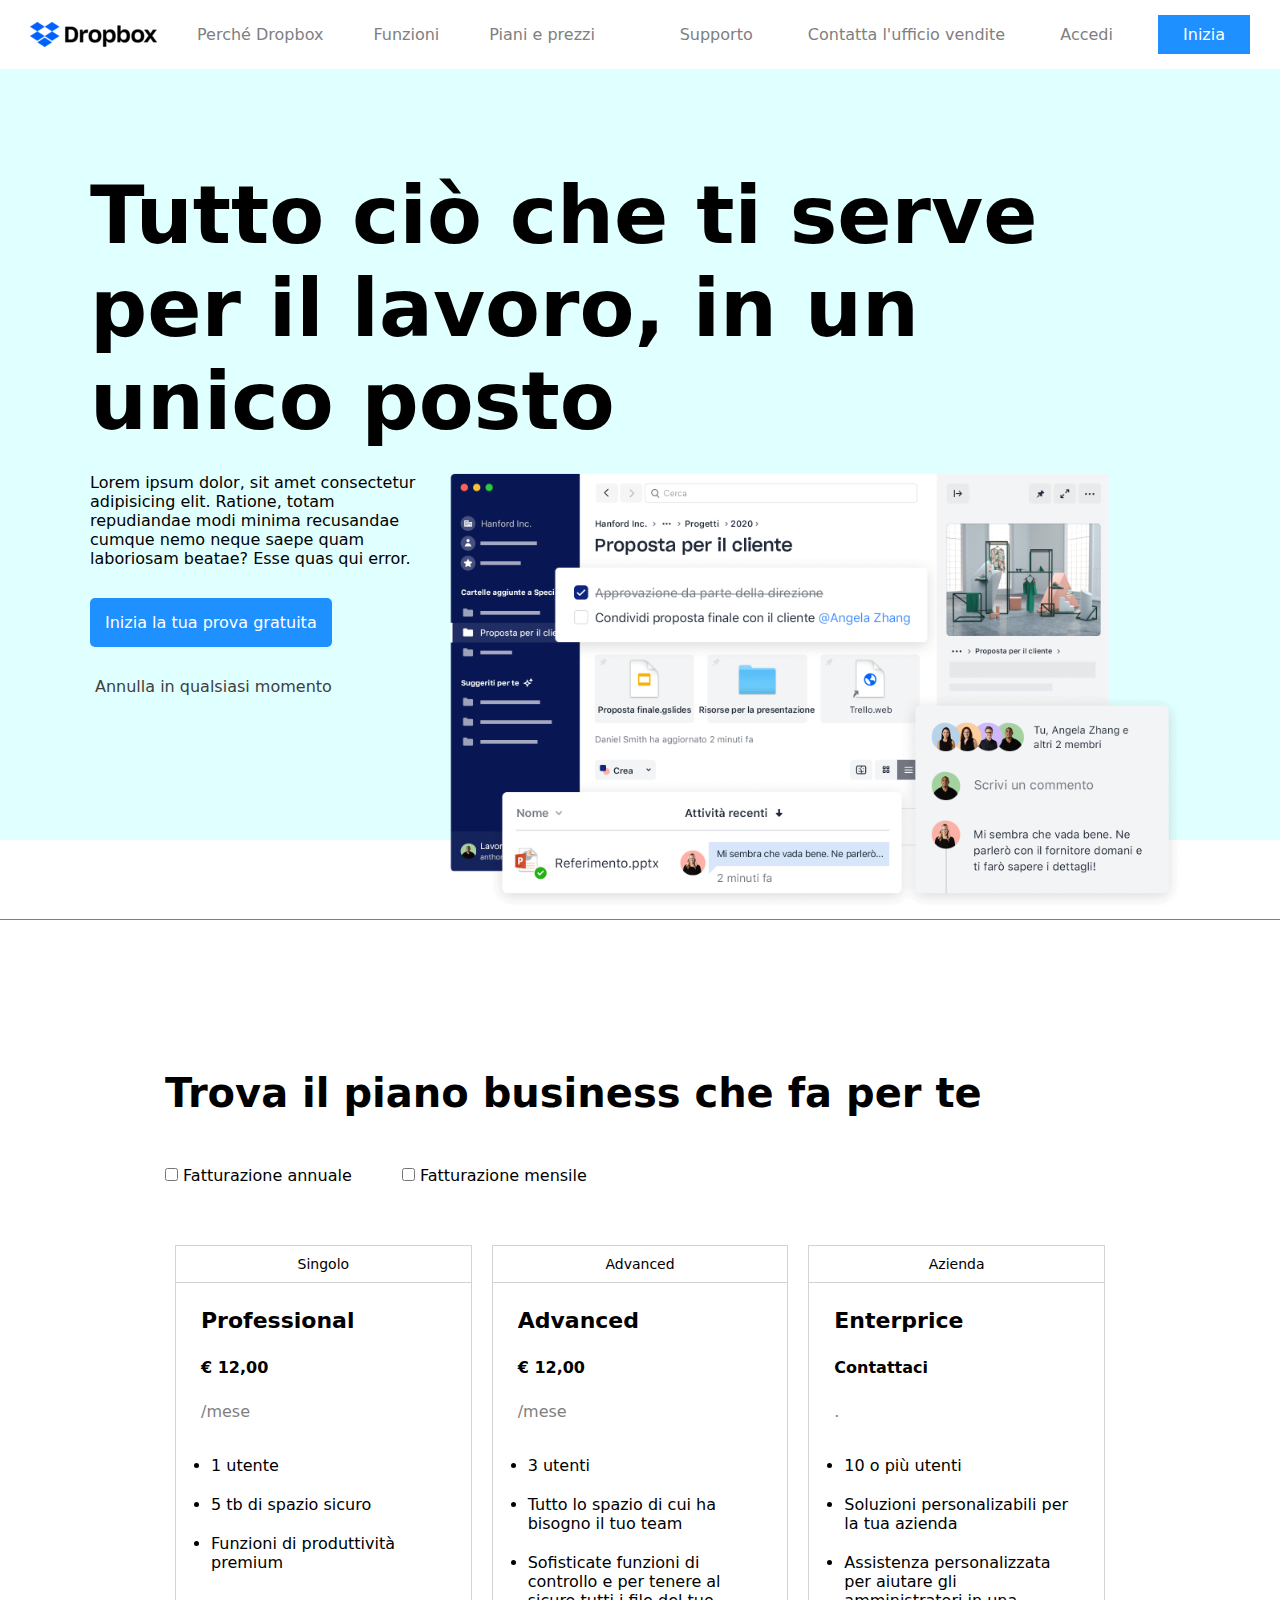
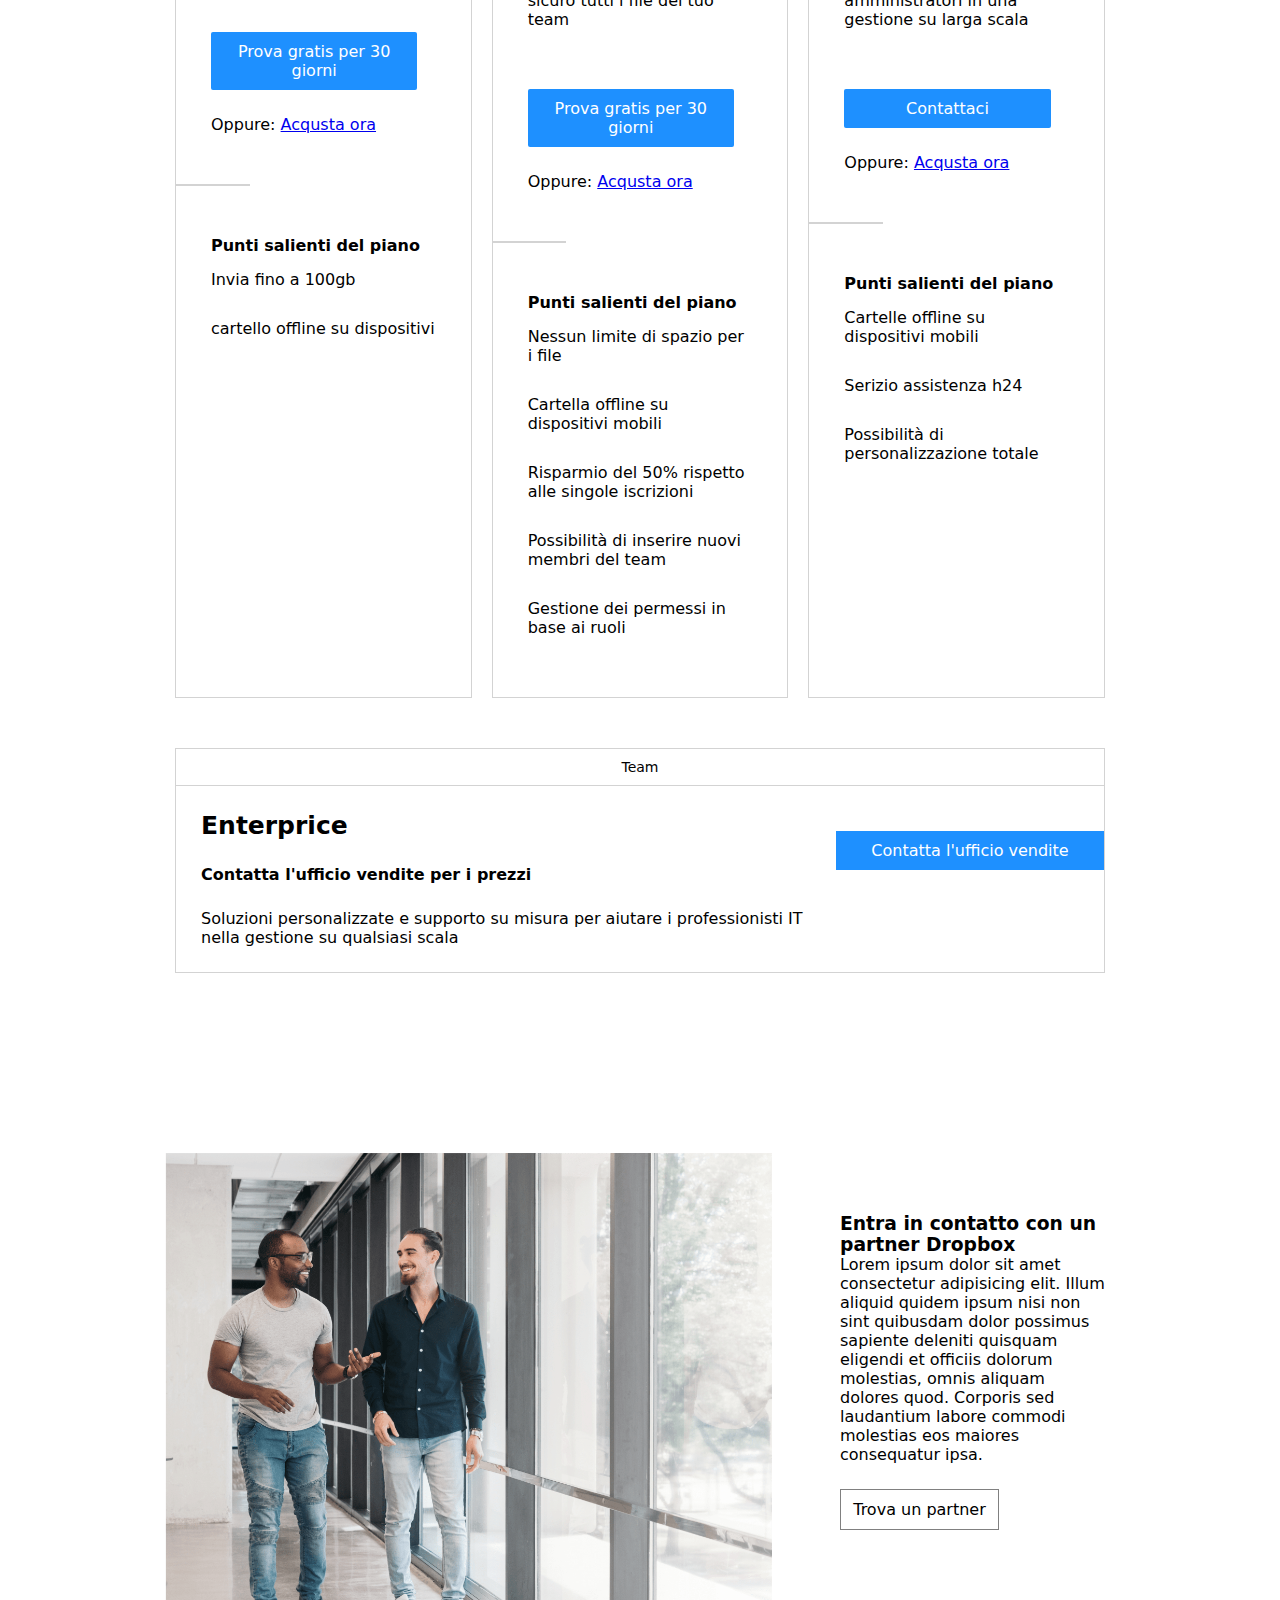
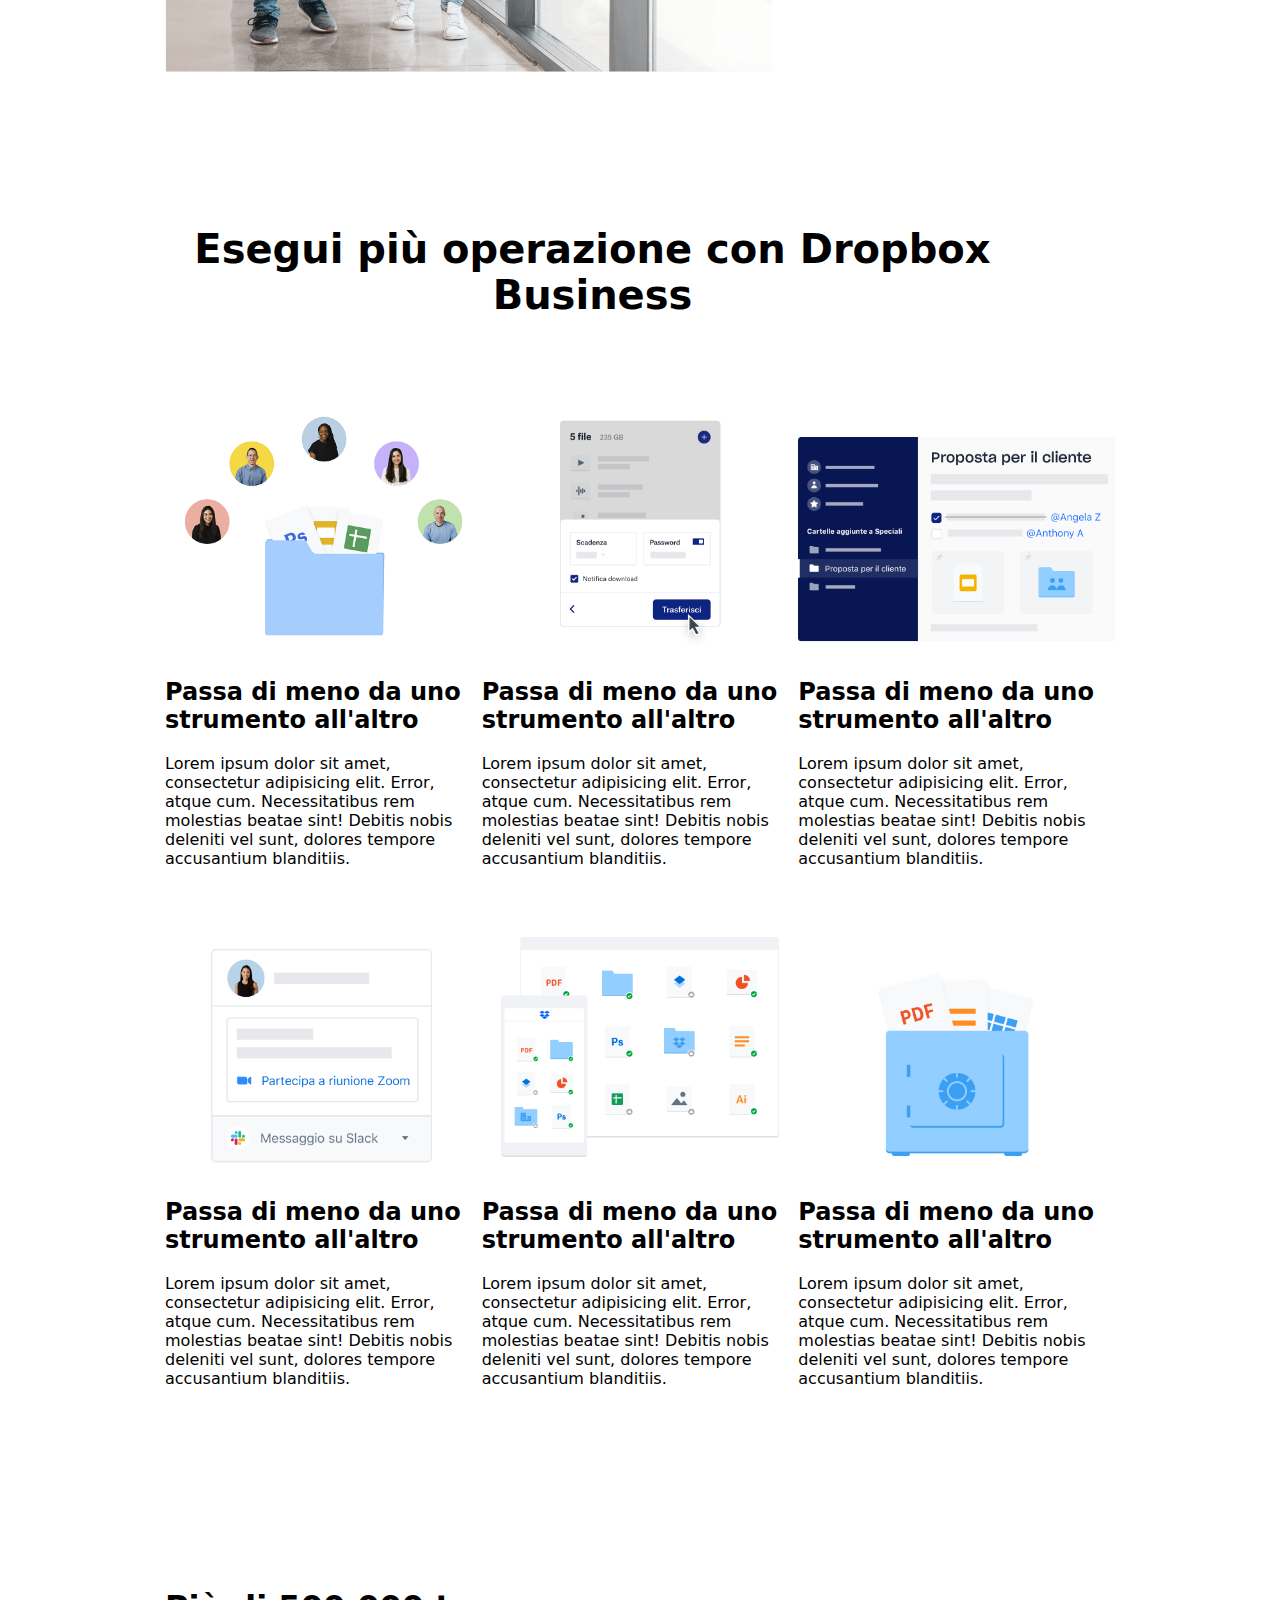
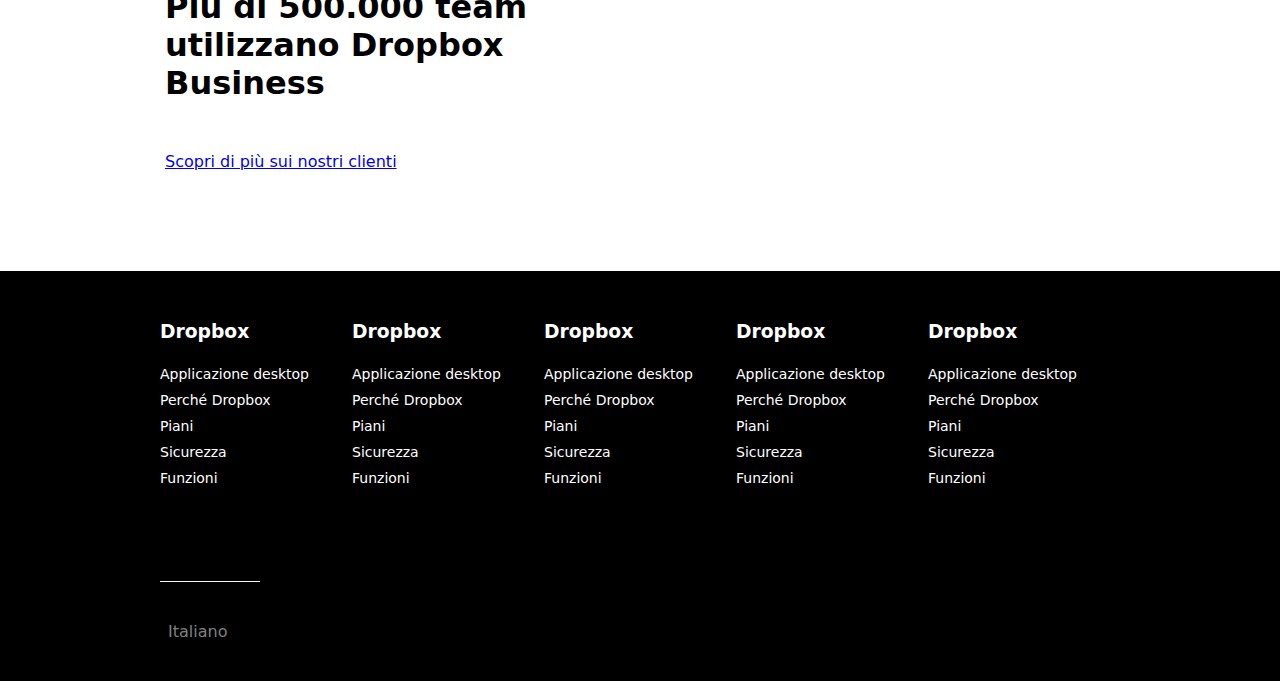
<file: indext.html>
<!DOCTYPE html>
<html lang="en">
<head>
    <meta charset="UTF-8">
    <meta name="viewport" content="width=device-width, initial-scale=1.0">
    <title>htmlcss-dropbox</title>

    <link rel="stylesheet" href="https://cdnjs.cloudflare.com/ajax/libs/font-awesome/6.6.0/css/all.min.css" integrity="sha512-Kc323vGBEqzTmouAECnVceyQqyqdsSiqLQISBL29aUW4U/M7pSPA/gEUZQqv1cwx4OnYxTxve5UMg5GT6L4JJg==" crossorigin="anonymous" referrerpolicy="no-referrer" />

    <link rel="stylesheet" href="css/style.css">


</head>
<body>
    
<header>

    <div class="topheader"> <!--Topheader completo -->
        <div class="lefttopheader">
            <img src="./img/logo-small.png" alt="logo">
            <a href="">Perché Dropbox</a>
            <a href="">Funzioni</a>
            <a href="">Piani e prezzi</a>
        </div>
        <div class="righttopheader">
            <a href="">Supporto</a>
            <a href="">Contatta l'ufficio vendite</a>
            <a href="">Accedi</a>
            <a href="">Inizia</a>
        </div>
    </div>

    <div class="bottomheader"> <!--bottomheader completo -->
        <div class="headercontainer">
            <h1>Tutto ciò che ti serve per il lavoro, in un unico posto</h1>
            <div class="bottombox">
                <div class="textbox">
                    <p>Lorem ipsum dolor, sit amet consectetur adipisicing elit. Ratione, totam repudiandae modi minima recusandae cumque nemo neque saepe quam laboriosam beatae? Esse quas qui error.</p>
                    <a href="btn1">Inizia la tua prova gratuita</a>
                    <a href="btn2">Annulla in qualsiasi momento</a>
                    <button><i class="fa-solid fa-arrow-down"></i></button>
                </div>
                <div class="imgbox">
                    <img src="./img/jumbo.png" alt="">
                </div>               
            </div>
        </div>
    </div>
    <div class="endingheader"></div>
</header>

<main>
    
    <div class="container">
        <div class="row checkbox">
            <h1>Trova il piano business che fa per te</h1>
            <div>
                <span><input type="checkbox"> Fatturazione annuale</span>
                <span><input type="checkbox"> Fatturazione mensile</span>
            </div>
        </div>



    <div class="row centralcol">
            <div class="sezionetop">
                <div class="col">
                    <div class="titoloheader">
                        <h3> Singolo </h3>
                    </div>
                    <div class="schedacentrale">
                        <h4> Professional </h4>
                        <p class="prezzo"> € 12,00</p>
                        <span>/mese</span>
                        <ul>
                            <li>1 utente </li>
                            <li>5 tb di spazio sicuro</li>
                            <li>Funzioni di produttività premium</li>
                        </ul>
                        <a class="provagratuita" href="Prova">Prova gratis per 30 giorni</a>
                        <p class="acquistaora">Oppure: <a href="Acquista ora">Acqusta ora</a></p>

                        
                    </div>
                    <div class="linea"></div>
                    <div class="schedafooter">
                        <ol> Punti salienti del piano
                            <li>Invia fino a 100gb</li>
                            <li>cartello offline su dispositivi</li>
                        </ol>
                    </div>

                </div>
                <div class="col">
                    <div class="titoloheader">
                        <h3> Advanced </h3>
                    </div>
                    <div class="schedacentrale">
                        <h4> Advanced </h4>
                        <p class="prezzo"> € 12,00</p>
                        <span>/mese</span>
                        <ul>
                            <li>3 utenti </li>
                            <li>Tutto lo spazio di cui ha bisogno il tuo team</li>
                            <li>Sofisticate funzioni di controllo e per tenere al sicuro tutti i file del tuo team</li>
                        </ul>
                        <a class="provagratuita" href="Prova">Prova gratis per 30 giorni</a>
                        <p class="acquistaora">Oppure: <a href="Acquista ora">Acqusta ora</a></p>

                        
                    </div>
                    <div class="linea"></div>
                    <div class="schedafooter">
                        <ol> Punti salienti del piano
                            <li>Nessun limite di spazio per i file</li>
                            <li>Cartella offline su dispositivi mobili</li>
                            <li>Risparmio del 50% rispetto alle singole iscrizioni</li>
                            <li>Possibilità di inserire nuovi membri del team</li>
                            <li>Gestione dei permessi in base ai ruoli</li>
                        </ol>
                    </div>

                </div>
                <div class="col">
                    <div class="titoloheader">
                        <h3> Azienda </h3>
                    </div>
                    <div class="schedacentrale">
                        <h4> Enterprice </h4>
                        <p class="prezzo"> Contattaci</p>
                        <span>.</span>
                        <ul>
                            <li>10 o più utenti </li>
                            <li>Soluzioni personalizabili per la tua azienda</li>
                            <li>Assistenza personalizzata per aiutare gli amministratori in una gestione su larga scala</li>
                        </ul>
                        <a class="provagratuita" href="Prova">Contattaci</a>
                        <p class="acquistaora">Oppure: <a href="Acquista ora">Acqusta ora</a></p>

                        
                    </div>
                    <div class="linea"></div>
                    <div class="schedafooter">
                        <ol> Punti salienti del piano
                            <li>Cartelle offline su dispositivi mobili</li>
                            <li>Serizio assistenza h24</li>
                            <li>Possibilità di personalizzazione totale</li>
                        </ol>
                    </div>

                </div>
    </div>

    <div class="sezionebottom">
        <div class="col">
            <div class="titoloheader">
                <h3> Team </h3>
            </div>
            <div class="schedagrande">
            <div class="schedacentrale">
                <h4> Enterprice </h4>
                <p> Contatta l'ufficio vendite per i prezzi</p>
                <p> Soluzioni personalizzate e supporto su misura per aiutare i professionisti IT nella gestione su qualsiasi scala </p>           
            </div>
            <div class="contattaufficiovendite">
                <a href="">Contatta l'ufficio vendite</a>
            </div>
        </div>


        </div>

    </div>

</div>
</div>



    <div class="container textimg"> <!--Sezione img e txt COMPLETA-->
        <div class="mainimg"><img src="./img/partner.png" alt="img"></div>
        <div class="maintext">
            <h3>Entra in contatto con un partner Dropbox</h3>
            <p>Lorem ipsum dolor sit amet consectetur adipisicing elit. Illum aliquid quidem ipsum nisi non sint quibusdam dolor possimus sapiente deleniti quisquam eligendi et officiis dolorum molestias, omnis aliquam dolores quod. Corporis sed laudantium labore commodi molestias eos maiores consequatur ipsa.</p>
            <a href="">Trova un partner</a>

        </div>
    </div>

    <div class="container dropboxoperation"> <!--Sezione sei box con img COMPLETA-->
        <h1>Esegui più operazione con Dropbox Business</h1>
        <div class="row">
            <div class="col">
                <img src="./img/img1.png" alt="img">
                <h2>Passa di meno da uno strumento all'altro</h2>
                <p>Lorem ipsum dolor sit amet, consectetur adipisicing elit. Error, atque cum. Necessitatibus rem molestias beatae sint! Debitis nobis deleniti vel sunt, dolores tempore accusantium blanditiis.</p>
            </div>
            <div class="col">
                <img src="./img/img2.png" alt="img">
                <h2>Passa di meno da uno strumento all'altro</h2>
                <p>Lorem ipsum dolor sit amet, consectetur adipisicing elit. Error, atque cum. Necessitatibus rem molestias beatae sint! Debitis nobis deleniti vel sunt, dolores tempore accusantium blanditiis.</p>
            </div>
            <div class="col">
                <img src="./img/img3.png" alt="img">
                <h2>Passa di meno da uno strumento all'altro</h2>
                <p>Lorem ipsum dolor sit amet, consectetur adipisicing elit. Error, atque cum. Necessitatibus rem molestias beatae sint! Debitis nobis deleniti vel sunt, dolores tempore accusantium blanditiis.</p>
            </div>
        </div>
        <div class="row">
            <div class="col">
                <img src="./img/img4.png" alt="img">
                <h2>Passa di meno da uno strumento all'altro</h2>
                <p>Lorem ipsum dolor sit amet, consectetur adipisicing elit. Error, atque cum. Necessitatibus rem molestias beatae sint! Debitis nobis deleniti vel sunt, dolores tempore accusantium blanditiis.</p>
            </div>
            <div class="col">
                <img src="./img/img5.png" alt="img">
                <h2>Passa di meno da uno strumento all'altro</h2>
                <p>Lorem ipsum dolor sit amet, consectetur adipisicing elit. Error, atque cum. Necessitatibus rem molestias beatae sint! Debitis nobis deleniti vel sunt, dolores tempore accusantium blanditiis.</p>
            </div>
            <div class="col">
                <img src="./img/img6.png" alt="img">
                <h2>Passa di meno da uno strumento all'altro</h2>
                <p>Lorem ipsum dolor sit amet, consectetur adipisicing elit. Error, atque cum. Necessitatibus rem molestias beatae sint! Debitis nobis deleniti vel sunt, dolores tempore accusantium blanditiis.</p>
            </div>
        </div>
    </div>

    <div class="mainfootercontainer"> <!--Sezione finale del main COMPELTA-->
        <div class="row mainfooter">
        <h1>Più di 500.000 team utilizzano Dropbox Business</h1>
        <a href="wasd">Scopri di più sui nostri clienti</a>
        </div>
    </div>
</main>


<footer>
    <div class="footercontainer"> <!--Sezione footer COMPLETA-->
        <div class="footerrow">
            <div class="footercol">
                <h3>Dropbox</h3>
                <br>
                <ul>
                    <li>Applicazione desktop</li>
                    <li>Perché Dropbox</li>
                    <li>Piani</li>
                    <li>Sicurezza</li>
                    <li>Funzioni</li>
                </ul>
            </div>
            <div class="footercol">
                <h3>Dropbox</h3>
                <br>
                <ul>
                    <li>Applicazione desktop</li>
                    <li>Perché Dropbox</li>
                    <li>Piani</li>
                    <li>Sicurezza</li>
                    <li>Funzioni</li>
                </ul>
            </div>
            <div class="footercol">
                <h3>Dropbox</h3>
                <br>
                <ul>
                    <li>Applicazione desktop</li>
                    <li>Perché Dropbox</li>
                    <li>Piani</li>
                    <li>Sicurezza</li>
                    <li>Funzioni</li>
                </ul>
            </div>
            <div class="footercol">
                <h3>Dropbox</h3>
                <br>
                <ul>
                    <li>Applicazione desktop</li>
                    <li>Perché Dropbox</li>
                    <li>Piani</li>
                    <li>Sicurezza</li>
                    <li>Funzioni</li>
                </ul>
            </div>
            <div class="footercol">
                <h3>Dropbox</h3>
                <br>
                <ul>
                    <li>Applicazione desktop</li>
                    <li>Perché Dropbox</li>
                    <li>Piani</li>
                    <li>Sicurezza</li>
                    <li>Funzioni</li>
                </ul>
            </div>
        </div>

        <div class="lingua"> <i class="fa-sharp-duotone fa-solid fa-earth-americas"></i> Italiano <i class="fa-duotone fa-solid fa-caret-up"></i> </div>
    </div>
</footer>
</body>
</html>
</file>
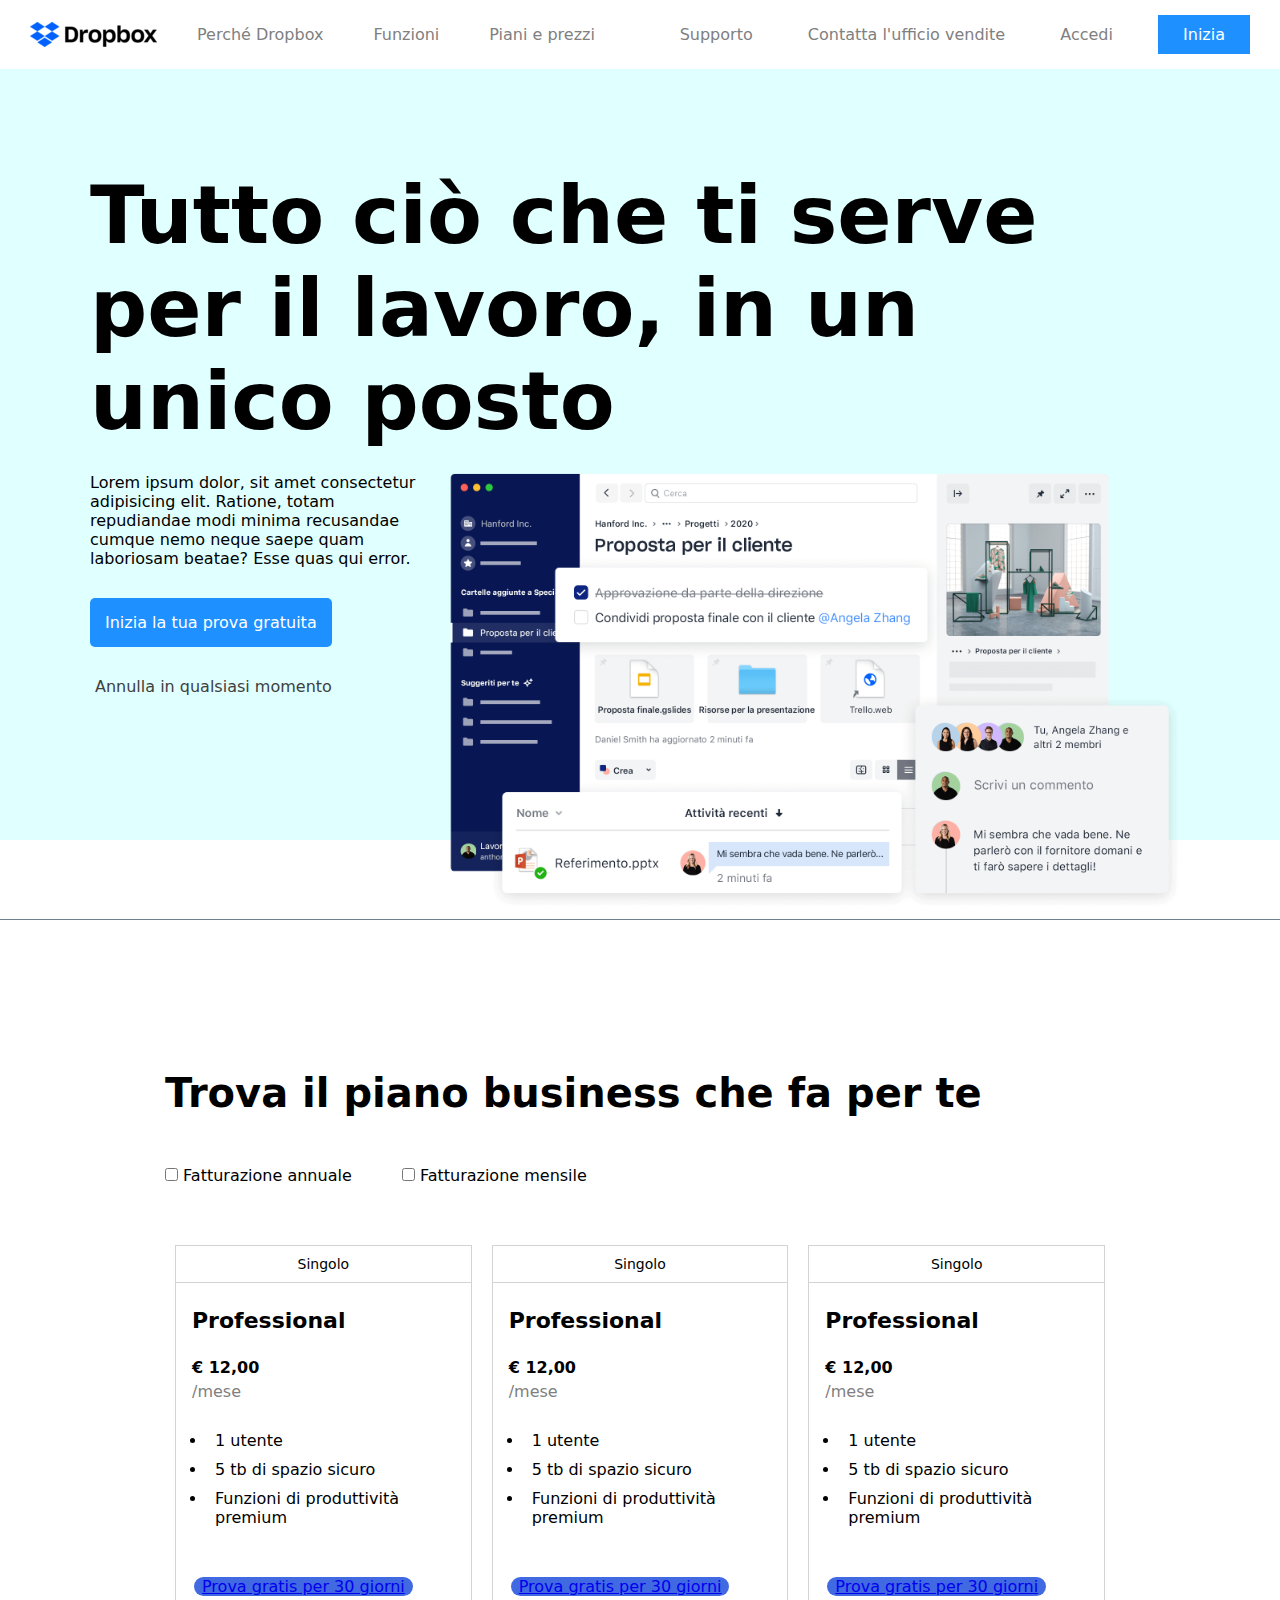
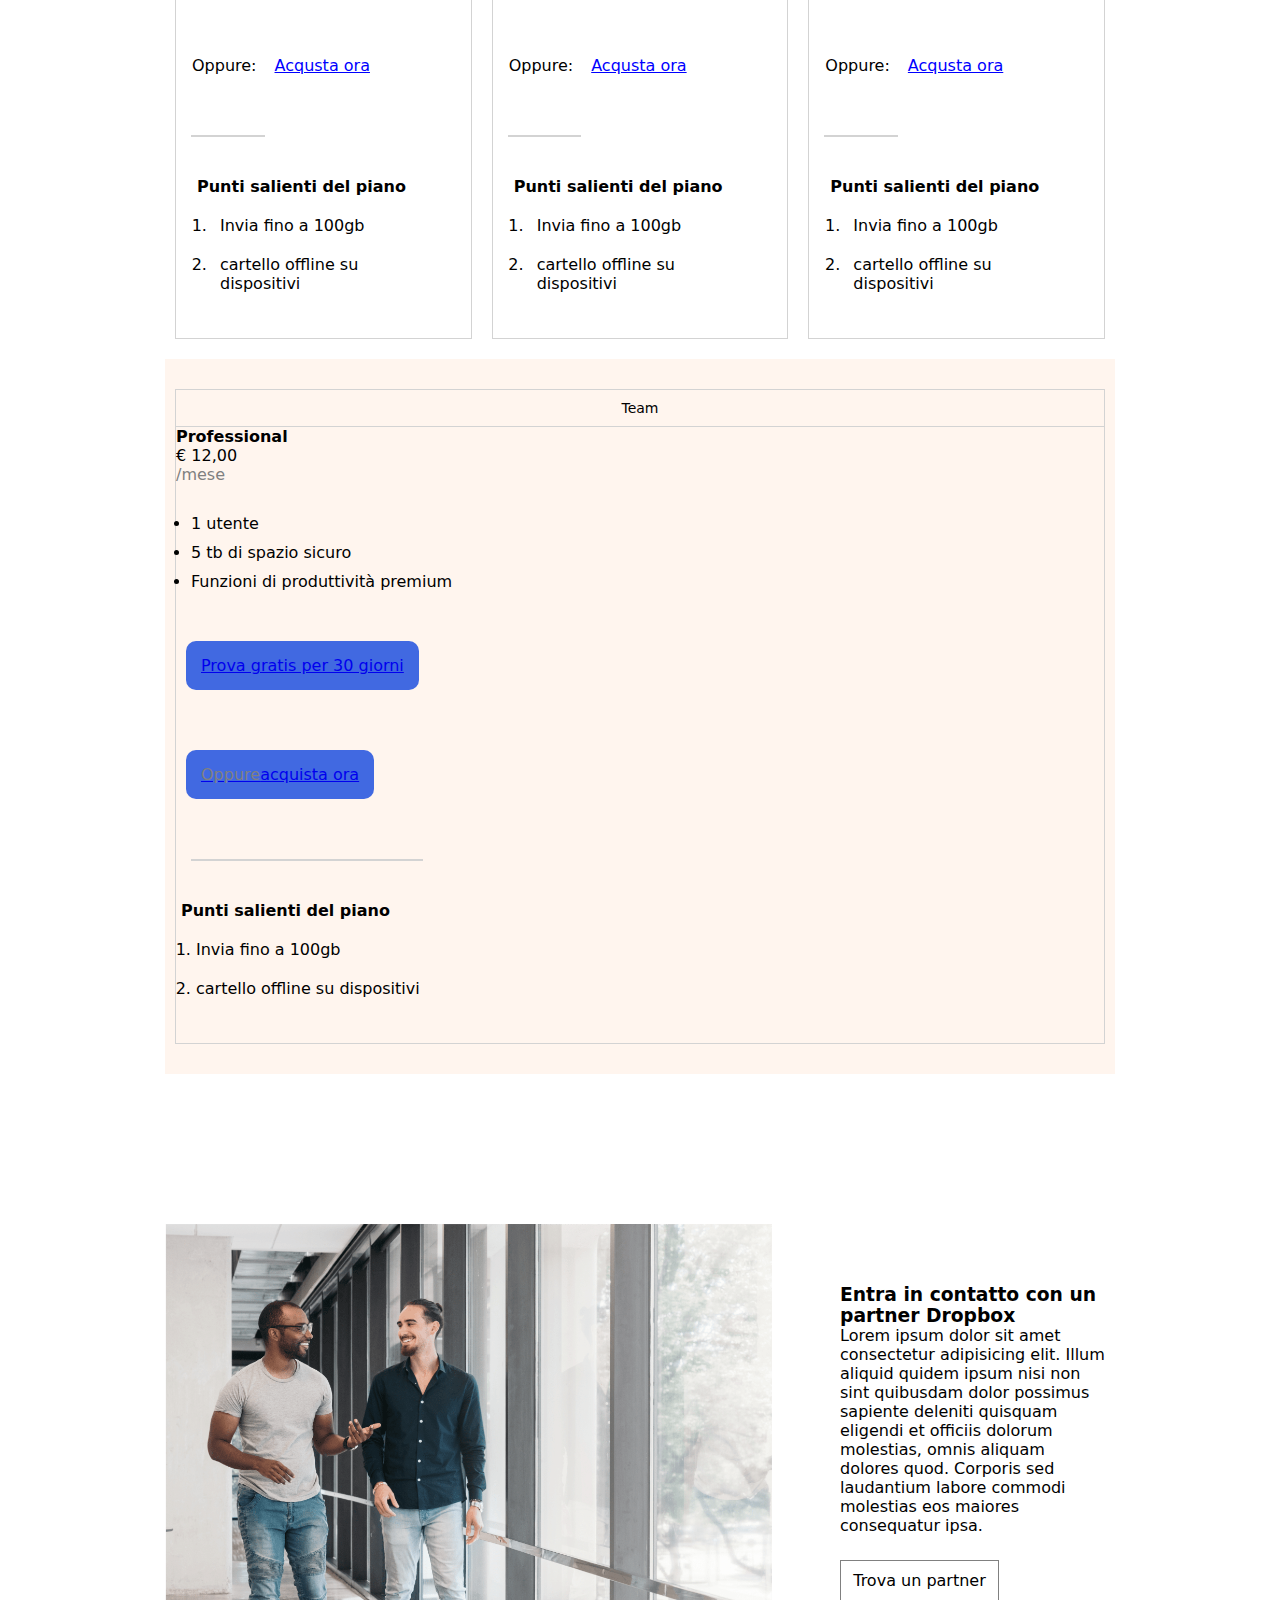
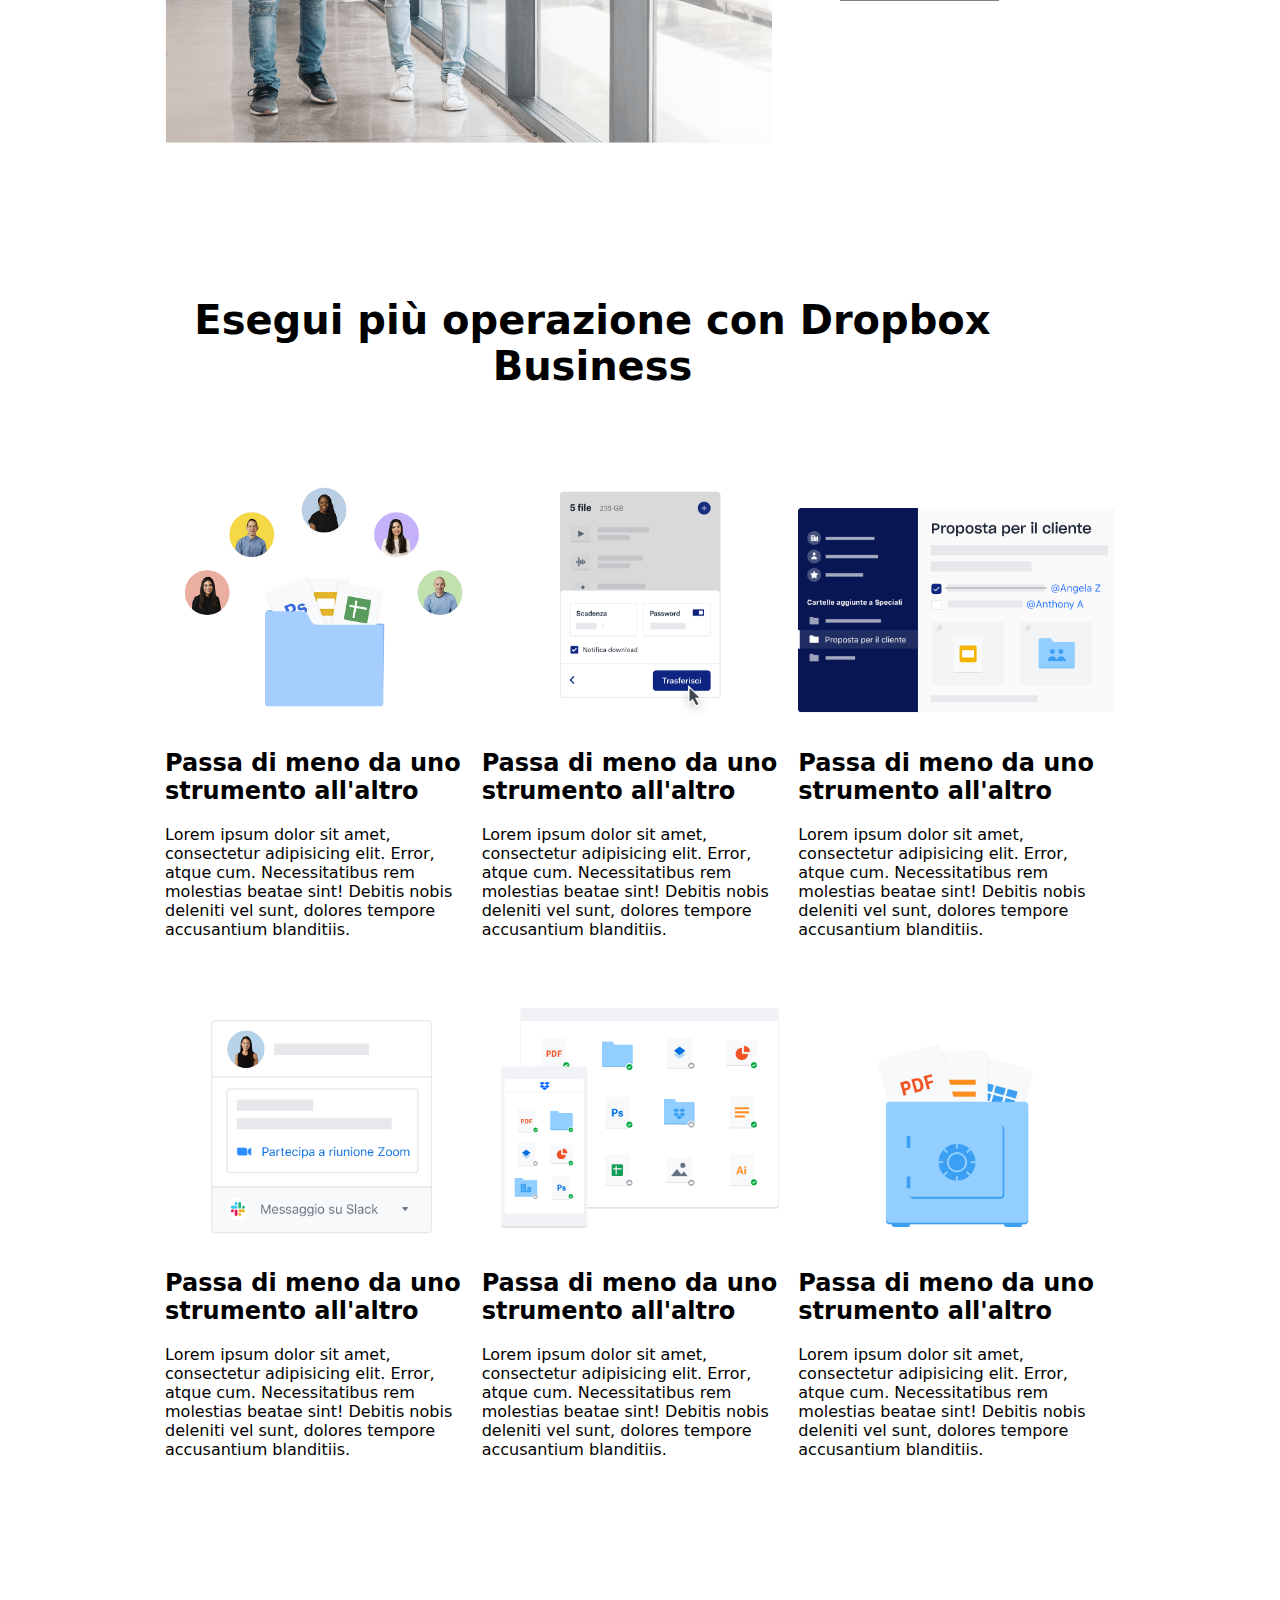
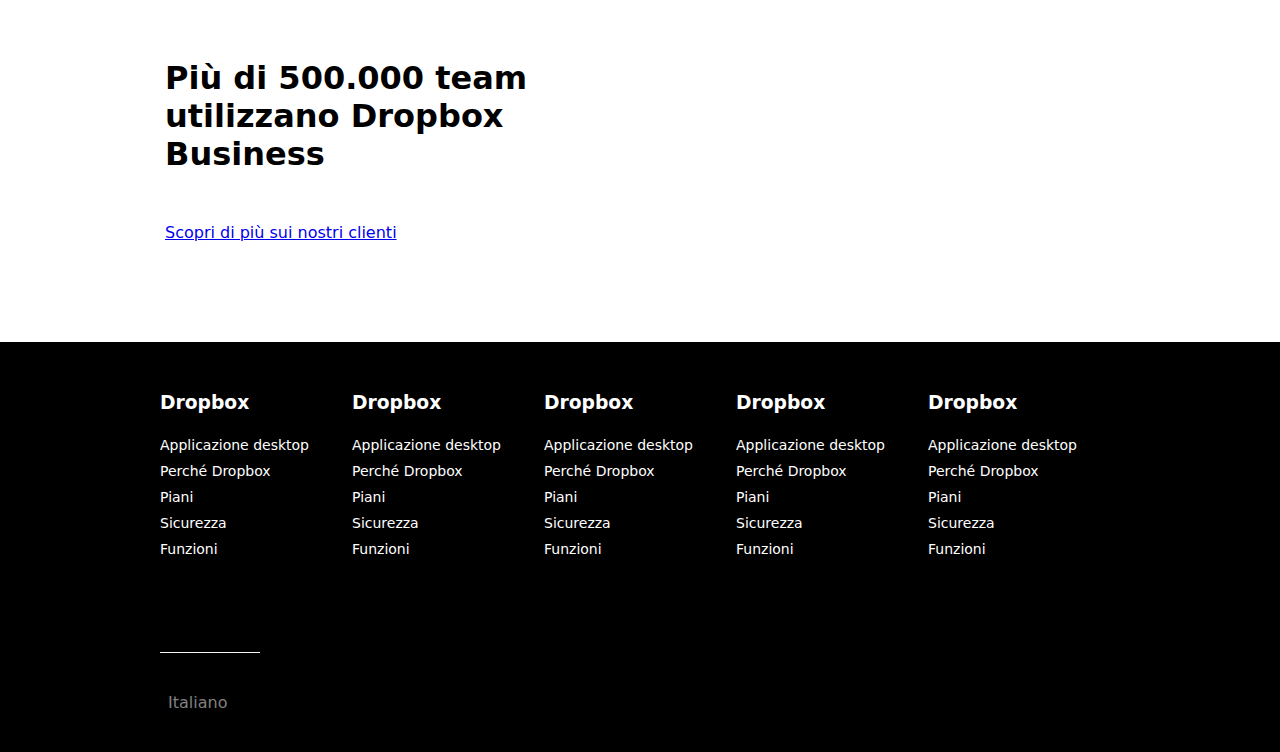
<file: indext2.html>
<!DOCTYPE html>
<html lang="en">
<head>
    <meta charset="UTF-8">
    <meta name="viewport" content="width=device-width, initial-scale=1.0">
    <title>htmlcss-dropbox</title>

    <link rel="stylesheet" href="https://cdnjs.cloudflare.com/ajax/libs/font-awesome/6.6.0/css/all.min.css" integrity="sha512-Kc323vGBEqzTmouAECnVceyQqyqdsSiqLQISBL29aUW4U/M7pSPA/gEUZQqv1cwx4OnYxTxve5UMg5GT6L4JJg==" crossorigin="anonymous" referrerpolicy="no-referrer" />

    <link rel="stylesheet" href="css/style2.css">


</head>
<body>
    
<header>

    <div class="topheader"> <!--Topheader completo -->
        <div class="lefttopheader">
            <img src="./img/logo-small.png" alt="logo">
            <a href="">Perché Dropbox</a>
            <a href="">Funzioni</a>
            <a href="">Piani e prezzi</a>
        </div>
        <div class="righttopheader">
            <a href="">Supporto</a>
            <a href="">Contatta l'ufficio vendite</a>
            <a href="">Accedi</a>
            <a href="">Inizia</a>
        </div>
    </div>

    <div class="bottomheader"> <!--bottomheader completo -->
        <div class="headercontainer">
            <h1>Tutto ciò che ti serve per il lavoro, in un unico posto</h1>
            <div class="bottombox">
                <div class="textbox">
                    <p>Lorem ipsum dolor, sit amet consectetur adipisicing elit. Ratione, totam repudiandae modi minima recusandae cumque nemo neque saepe quam laboriosam beatae? Esse quas qui error.</p>
                    <a href="btn1">Inizia la tua prova gratuita</a>
                    <a href="btn2">Annulla in qualsiasi momento</a>
                    <button><i class="fa-solid fa-arrow-down"></i></button>
                </div>
                <div class="imgbox">
                    <img src="./img/jumbo.png" alt="">
                </div>               
            </div>
        </div>
    </div>
    <div class="endingheader"></div>
</header>

<main>
    
    <div class="container">
        <div class="row checkbox">
            <h1>Trova il piano business che fa per te</h1>
            <div>
                <span><input type="checkbox"> Fatturazione annuale</span>
                <span><input type="checkbox"> Fatturazione mensile</span>
            </div>
        </div>



    <div class="row centralcol">
            <div class="sezionetop">
                <div class="col">
                    <div class="titoloheader">
                        <h3> Singolo </h3>
                    </div>
                    <div class="schedacentrale">
                        <h4> Professional </h4>
                        <p class="prezzo"> € 12,00</p>
                        <span>/mese</span>
                        <ul>
                            <li>1 utente </li>
                            <li>5 tb di spazio sicuro</li>
                            <li>Funzioni di produttività premium</li>
                        </ul>
                        <a href="Prova">Prova gratis per 30 giorni</a>
                        <br>
                        <p>Oppure:<a href="Acquista ora">Acqusta ora</a></p>

                        
                    </div>
                    <div class="linea"></div>
                    <div class="schedafooter">
                        <ol> Punti salienti del piano
                            <li>Invia fino a 100gb</li>
                            <li>cartello offline su dispositivi</li>
                        </ol>
                    </div>

                </div>
                <div class="col">
                    <div class="titoloheader">
                        <h3> Singolo </h3>
                    </div>
                    <div class="schedacentrale">
                        <h4> Professional </h4>
                        <p class="prezzo"> € 12,00</p>
                        <span>/mese</span>
                        <ul>
                            <li>1 utente </li>
                            <li>5 tb di spazio sicuro</li>
                            <li>Funzioni di produttività premium</li>
                        </ul>
                        <a href="Prova">Prova gratis per 30 giorni</a>
                        <br>
                        <p>Oppure:<a href="Acquista ora">Acqusta ora</a></p>

                        
                    </div>
                    <div class="linea"></div>
                    <div class="schedafooter">
                        <ol> Punti salienti del piano
                            <li>Invia fino a 100gb</li>
                            <li>cartello offline su dispositivi</li>
                        </ol>
                    </div>

                </div>
                <div class="col">
                    <div class="titoloheader">
                        <h3> Singolo </h3>
                    </div>
                    <div class="schedacentrale">
                        <h4> Professional </h4>
                        <p class="prezzo"> € 12,00</p>
                        <span>/mese</span>
                        <ul>
                            <li>1 utente </li>
                            <li>5 tb di spazio sicuro</li>
                            <li>Funzioni di produttività premium</li>
                        </ul>
                        <a href="Prova">Prova gratis per 30 giorni</a>
                        <br>
                        <p>Oppure:<a href="Acquista ora">Acqusta ora</a></p>

                        
                    </div>
                    <div class="linea"></div>
                    <div class="schedafooter">
                        <ol> Punti salienti del piano
                            <li>Invia fino a 100gb</li>
                            <li>cartello offline su dispositivi</li>
                        </ol>
                    </div>

                </div>
    </div>

    <div class="sezionebottom">
        <div class="col">
            <div class="titoloheader">
                <h3> Team </h3>
            </div>
            <div class="schedacentrale">
                <h4> Professional </h4>
                <p> € 12,00</p>
                <span>/mese</span>
                <ul>
                    <li>1 utente </li>
                    <li>5 tb di spazio sicuro</li>
                    <li>Funzioni di produttività premium</li>
                </ul>
                <a href="Prova">Prova gratis per 30 giorni</a>
                <br>
                <a href="oppure"><span>Oppure</span>acquista ora</a>

                
            </div>
            <div class="linea"></div>
            <div class="schedafooter">
                <ol> Punti salienti del piano
                    <li>Invia fino a 100gb</li>
                    <li>cartello offline su dispositivi</li>
                </ol>
            </div>

        </div>

    </div>

</div>
</div>



    <div class="container textimg"> <!--Sezione img e txt COMPLETA-->
        <div class="mainimg"><img src="./img/partner.png" alt="img"></div>
        <div class="maintext">
            <h3>Entra in contatto con un partner Dropbox</h3>
            <p>Lorem ipsum dolor sit amet consectetur adipisicing elit. Illum aliquid quidem ipsum nisi non sint quibusdam dolor possimus sapiente deleniti quisquam eligendi et officiis dolorum molestias, omnis aliquam dolores quod. Corporis sed laudantium labore commodi molestias eos maiores consequatur ipsa.</p>
            <a href="">Trova un partner</a>

        </div>
    </div>

    <div class="container dropboxoperation"> <!--Sezione sei box con img COMPLETA-->
        <h1>Esegui più operazione con Dropbox Business</h1>
        <div class="row">
            <div class="col">
                <img src="./img/img1.png" alt="img">
                <h2>Passa di meno da uno strumento all'altro</h2>
                <p>Lorem ipsum dolor sit amet, consectetur adipisicing elit. Error, atque cum. Necessitatibus rem molestias beatae sint! Debitis nobis deleniti vel sunt, dolores tempore accusantium blanditiis.</p>
            </div>
            <div class="col">
                <img src="./img/img2.png" alt="img">
                <h2>Passa di meno da uno strumento all'altro</h2>
                <p>Lorem ipsum dolor sit amet, consectetur adipisicing elit. Error, atque cum. Necessitatibus rem molestias beatae sint! Debitis nobis deleniti vel sunt, dolores tempore accusantium blanditiis.</p>
            </div>
            <div class="col">
                <img src="./img/img3.png" alt="img">
                <h2>Passa di meno da uno strumento all'altro</h2>
                <p>Lorem ipsum dolor sit amet, consectetur adipisicing elit. Error, atque cum. Necessitatibus rem molestias beatae sint! Debitis nobis deleniti vel sunt, dolores tempore accusantium blanditiis.</p>
            </div>
        </div>
        <div class="row">
            <div class="col">
                <img src="./img/img4.png" alt="img">
                <h2>Passa di meno da uno strumento all'altro</h2>
                <p>Lorem ipsum dolor sit amet, consectetur adipisicing elit. Error, atque cum. Necessitatibus rem molestias beatae sint! Debitis nobis deleniti vel sunt, dolores tempore accusantium blanditiis.</p>
            </div>
            <div class="col">
                <img src="./img/img5.png" alt="img">
                <h2>Passa di meno da uno strumento all'altro</h2>
                <p>Lorem ipsum dolor sit amet, consectetur adipisicing elit. Error, atque cum. Necessitatibus rem molestias beatae sint! Debitis nobis deleniti vel sunt, dolores tempore accusantium blanditiis.</p>
            </div>
            <div class="col">
                <img src="./img/img6.png" alt="img">
                <h2>Passa di meno da uno strumento all'altro</h2>
                <p>Lorem ipsum dolor sit amet, consectetur adipisicing elit. Error, atque cum. Necessitatibus rem molestias beatae sint! Debitis nobis deleniti vel sunt, dolores tempore accusantium blanditiis.</p>
            </div>
        </div>
    </div>

    <div class="mainfootercontainer"> <!--Sezione finale del main COMPELTA-->
        <div class="row mainfooter">
        <h1>Più di 500.000 team utilizzano Dropbox Business</h1>
        <a href="wasd">Scopri di più sui nostri clienti</a>
        </div>
    </div>
</main>


<footer>
    <div class="footercontainer"> <!--Sezione footer COMPLETA-->
        <div class="footerrow">
            <div class="footercol">
                <h3>Dropbox</h3>
                <br>
                <ul>
                    <li>Applicazione desktop</li>
                    <li>Perché Dropbox</li>
                    <li>Piani</li>
                    <li>Sicurezza</li>
                    <li>Funzioni</li>
                </ul>
            </div>
            <div class="footercol">
                <h3>Dropbox</h3>
                <br>
                <ul>
                    <li>Applicazione desktop</li>
                    <li>Perché Dropbox</li>
                    <li>Piani</li>
                    <li>Sicurezza</li>
                    <li>Funzioni</li>
                </ul>
            </div>
            <div class="footercol">
                <h3>Dropbox</h3>
                <br>
                <ul>
                    <li>Applicazione desktop</li>
                    <li>Perché Dropbox</li>
                    <li>Piani</li>
                    <li>Sicurezza</li>
                    <li>Funzioni</li>
                </ul>
            </div>
            <div class="footercol">
                <h3>Dropbox</h3>
                <br>
                <ul>
                    <li>Applicazione desktop</li>
                    <li>Perché Dropbox</li>
                    <li>Piani</li>
                    <li>Sicurezza</li>
                    <li>Funzioni</li>
                </ul>
            </div>
            <div class="footercol">
                <h3>Dropbox</h3>
                <br>
                <ul>
                    <li>Applicazione desktop</li>
                    <li>Perché Dropbox</li>
                    <li>Piani</li>
                    <li>Sicurezza</li>
                    <li>Funzioni</li>
                </ul>
            </div>
        </div>

        <div class="lingua"> <i class="fa-sharp-duotone fa-solid fa-earth-americas"></i> Italiano <i class="fa-duotone fa-solid fa-caret-up"></i> </div>
    </div>
</footer>
</body>
</html>
</file>
<file: css/style.css>
* {
    margin: 0;
    padding: 0;
    box-sizing: border-box;
}

.debug{
    background-color: goldenrod;
}

body{
    font-family: system-ui, -apple-system, BlinkMacSystemFont, 'Segoe UI', Roboto, Oxygen, Ubuntu, Cantarell, 'Open Sans', 'Helvetica Neue', sans-serif;
}


/*Topheader - COMPLETO*/

.topheader{
    display: flex;
    justify-content: space-between;
    flex-wrap: wrap;
    align-items: center;
    padding: 15px;
    background-color: white;
}

.lefttopheader {
    display: flex;
    align-items: center;
}

.lefttopheader img{
    padding: 0px 15px;
    text-decoration: none;

}


.lefttopheader a{
    padding: 10px 25px;
    text-decoration: none;
    color: gray;

}

.righttopheader a{
    padding: 10px 25px;
    text-decoration: none;
    color: gray;

}

.righttopheader a:last-child{
    background-color:dodgerblue;
    color: white;
    margin: 0 15px ;
}

.topheader a:hover:not(.righttopheader a:last-child) {
    color: black;
    border-bottom: 1px solid blue;
    cursor: pointer;
}

.righttopheader a:last-child:hover{
    color: black;
}


/*Bottomheader - COMPLETO*/

.bottomheader{
    display: flex;
    justify-content: center;
    background-color: lightcyan;
}

.headercontainer{
    display: flex;
    flex-wrap: wrap;
    margin-top: 100px;
    max-width: 1100px;
    
}

.headercontainer h1{
    font-size: 80px;
}

.bottombox{
    min-width: 100%;
    padding-top: 25px;
    display: flex;
}

.textbox{
    min-width: 30%;
    display: flex;
    flex-direction: column;
    align-items: flex-start;
}

.textbox p{
    margin-bottom: 30px;
}

.textbox a{
    padding: 15px;
    margin-bottom: 15px;
    border-radius: 5px;
    background-color: dodgerblue;
    text-decoration: none;
    color: white;
}

.textbox a[href="btn2"]{
    background-color: transparent;
    color: rgb(65, 62, 62);
    position: relative;
    right: 10px;
}

.textbox a:hover{
    color: black;
}

.textbox button{
    margin-top: 25px;
    border: none;
    background-color: transparent;
    font-size: 50px;
}

.textbox button:active{ /*Inserire lo scroll al click*/
    background-color: red;
}

.imgbox {
    min-width: 70%;
}

.imgbox img{
    max-width: 100%;
    margin-bottom: -70px;
}

.endingheader{
    width: 100%;
    height: 80px;
    border-bottom: 1px solid slategray;
    background-color: white;
}


/*Main WIP*/

.container{
    display: flex;
    justify-content: center;
    flex-wrap: wrap;
    margin: 100px auto;
    width: 90%;
    max-width: 950px;
}

.row{
    display: flex;
    flex-direction: column;
    flex-wrap: wrap;
}

.checkbox{
    display: flex;
    flex-direction: column;
    width: 100%;
}

.checkbox h1{
    font-size: 40px;
    margin: 50px 0;
}

.checkbox div span{
    padding-right: 45px;
}

.centralcol{
    width: 100%;
    margin-top: 50px;
}

.sezionetop{
    display: flex;
    justify-content: space-between;
    width: 100%;
    
}

.titoloheader {
    border-bottom: 1px solid lightgrey;
    padding: 10px 0;
}

.titoloheader h3{
    text-align: center;
    text-transform: capitalize;
    font-weight: 500;
    font-size: 14px;

}

.sezionetop .col h4{
    font-size: 22px;
    margin: 25px;
}

.prezzo{
    font-weight: bold;
    margin: 0 25px;
}

.schedacentrale span{
    color: gray;
    margin: 0 25px;
}

.schedacentrale ul{
    margin: 25px 35px;

}

.schedacentrale ul li{
    padding: 10px 0;
}

.schedacentrale a{
    display: inline-block;
}

.schedacentrale  .provagratuita {
    background-color: dodgerblue;
    text-decoration: none;
    color: white;
    display: inline-block;
    border-radius: 2px;
    margin-top: 25px;
    margin-left: 35px;
    padding: 10px;
    width: 70%;
    text-align: center;
}

.schedacentrale  .acquistaora {
    text-decoration: none;
    margin-top: 25px;
    margin-left: 35px;
    margin-bottom: 50px;
}

.schedacentrale  a:hover{
    color: black ;
}

.linea{
    border: 1px solid lightgrey;
    width: 25%;
    margin-bottom: 50px;
}

.schedafooter ol {
    font-weight: bold;
    margin: 0px 35px;
    list-style-type: none;


}

.schedafooter ol li{
    font-weight: lighter;
    padding: 15px 0;
}

.schedafooter ol li:last-child{
    margin-bottom: 45px; 
}


/*sezione scheda centrale larga (da completare)*/

.sezionebottom{
    margin-top: 10px;
    width: 100%;
}

.schedagrande{
    display: flex;
    justify-content: center;
}

.schedacentralertxt{
    width: 60%;
}

.schedacentrale h4{
    font-size: 25px;
    margin: 25px; 

}

.schedacentrale p{
    margin: 25px; 
    font-weight:bold ; 

}

.schedacentrale p:last-child{
    font-weight:unset ; 

}

.contattaufficiovendite{
    width: 40%;
    display: flex;
    flex-direction: column;
    align-items: center;

   
}

.contattaufficiovendite a{
    background-color: dodgerblue;
    padding: 10px 35px;
    margin-top: 45px;
    text-decoration: none;
    color: white;

}


.sezionetop .col {
    width: 33%;
    border: 1px solid lightgrey;
    margin: 10px;


}

.sezionebottom .col {
    max-width: 100%;
    border: 1px solid lightgrey;
    margin: 30px 10px;


}

/*SEZIONE textimg main (COMPELTA)*/

.textimg{
    margin-top: 150px;
}

.mainimg{
    max-width: 70%;
}

.maintext{
    max-width: 30%;
    padding: 10px;
    
}


.mainimg img{
    width: 95%;
    padding-right: 25px;
}

.maintext{
    max-width: 30%;
    margin-top: 50px;
    margin-bottom: 10px;
}

.maintext a{
    display: block;
    color: black;
    text-align: center;
    text-decoration: none;
    width: 60%;
    margin-top: 25px;
    padding: 10px;
    border: 1px solid gray;
}




.dropboxoperation{
    margin-top: 150px;
    display: flex;
    justify-content: space-between;
    width: 100%;
}

.dropboxoperation h1{
    width: 90%;
    text-align: center;
    margin-bottom: 80px;
    font-size: 40px;
}

.dropboxoperation .row{
    width: 100%;
    display: flex;
    flex-direction: row;
}

.dropboxoperation .row .col{
    width: calc(100% / 3);

}

.dropboxoperation .col{
    text-align: left;
}

.dropboxoperation .col img{
    width: 100%;
}


.dropboxoperation .col h2{
    margin: 20px 0;
}

.dropboxoperation .col p{
    margin-bottom: 50px;
}

/*SEZIONE Main footer (COMPELTA)*/

.mainfootercontainer{
  
    margin: 100px auto;
    width: 90%;
    max-width: 950px;
}


.mainfooter{
    margin-top: 150px;
    width: 50%;
}

.mainfooter a{
    margin-top: 50px;
}


/*SEZIONE FOOTEr (COMPELTA)*/

footer{
    background-color: black;
    color: white;
    width: 100%;
}

.footercontainer{
    margin: auto;
    width: 75%;
}

.footerrow{
    display: flex;
    justify-content: center;
}

.footercol{
    width: calc(100% / 5);
    text-align: left;
    margin: 50px auto;
}

.footerow h3{
    font-weight: bold;
}

.footerrow ul li {
    list-style-type: none;
    font-size: 14px;
    padding: 5px 0;
}

.footerrow ul li:hover {
    color: gray;
    cursor: pointer;
}

.lingua{
    width: 100px;
    border-top: 1px solid whitesmoke;
    margin-top: 40px;
    padding: 40px 0;
    color: gray;
}

.fa-sharp-duotone{
    padding-right: 8px;
}

.fa-duotone{
    padding-left: 1px;
}
</file>
<file: css/style2.css>
* {
    margin: 0;
    padding: 0;
    box-sizing: border-box;
}

.debug{
    background-color: goldenrod;
}

body{
    font-family: system-ui, -apple-system, BlinkMacSystemFont, 'Segoe UI', Roboto, Oxygen, Ubuntu, Cantarell, 'Open Sans', 'Helvetica Neue', sans-serif;
}


/*Topheader - COMPLETO*/

.topheader{
    display: flex;
    justify-content: space-between;
    flex-wrap: wrap;
    align-items: center;
    padding: 15px;
    background-color: white;
}

.lefttopheader {
    display: flex;
    align-items: center;
}

.lefttopheader img{
    padding: 0px 15px;
    text-decoration: none;

}


.lefttopheader a{
    padding: 10px 25px;
    text-decoration: none;
    color: gray;

}

.righttopheader a{
    padding: 10px 25px;
    text-decoration: none;
    color: gray;

}

.righttopheader a:last-child{
    background-color:dodgerblue;
    color: white;
    margin: 0 15px ;
}

.topheader a:hover:not(.righttopheader a:last-child) {
    color: black;
    border-bottom: 1px solid blue;
    cursor: pointer;
}

.righttopheader a:last-child:hover{
    color: black;
}


/*Bottomheader - COMPLETO*/

.bottomheader{
    display: flex;
    justify-content: center;
    background-color: lightcyan;
}

.headercontainer{
    display: flex;
    flex-wrap: wrap;
    margin-top: 100px;
    max-width: 1100px;
    
}

.headercontainer h1{
    font-size: 80px;
}

.bottombox{
    min-width: 100%;
    padding-top: 25px;
    display: flex;
}

.textbox{
    min-width: 30%;
    display: flex;
    flex-direction: column;
    align-items: flex-start;
}

.textbox p{
    margin-bottom: 30px;
}

.textbox a{
    padding: 15px;
    margin-bottom: 15px;
    border-radius: 5px;
    background-color: dodgerblue;
    text-decoration: none;
    color: white;
}

.textbox a[href="btn2"]{
    background-color: transparent;
    color: rgb(65, 62, 62);
    position: relative;
    right: 10px;
}

.textbox a:hover{
    color: black;
}

.textbox button{
    margin-top: 25px;
    border: none;
    background-color: transparent;
    font-size: 50px;
}

.textbox button:active{ /*Inserire lo scroll al click*/
    background-color: red;
}

.imgbox {
    min-width: 70%;
}

.imgbox img{
    max-width: 100%;
    margin-bottom: -70px;
}

.endingheader{
    width: 100%;
    height: 80px;
    border-bottom: 1px solid slategray;
    background-color: white;
}


/*Main WIP*/

.container{
    display: flex;
    justify-content: center;
    flex-wrap: wrap;
    margin: 100px auto;
    width: 90%;
    max-width: 950px;
}

.row{
    display: flex;
    flex-direction: column;
    flex-wrap: wrap;
}

.checkbox{
    display: flex;
    flex-direction: column;
    width: 100%;
}

.checkbox h1{
    font-size: 40px;
    margin: 50px 0;
}

.checkbox div span{
    padding-right: 45px;
}

.centralcol{
    width: 100%;
    margin-top: 50px;
}

.sezionetop{
    display: flex;
    justify-content: space-between;
    width: 100%;
    
}

.titoloheader {
    border-bottom: 1px solid lightgrey;
    padding: 10px 0;
}

.titoloheader h3{
    text-align: center;
    text-transform: capitalize;
    font-weight: 500;
    font-size: 14px;

}

.sezionetop .col :not(.titoloheader){
    padding: 0 8px;
}

.sezionetop .col h4{
    font-size: 22px;
    margin: 25px 0;
}

.prezzo{
    font-weight: bold;
    margin-bottom: 5px;
}

.schedacentrale span{
    color: gray;
}

.schedacentrale ul{
    margin-top: 30px;
    margin-left: 15px;

}

.schedacentrale ul li{
    margin: 10px 0;
}

.schedacentrale a{
    display: inline-block;
    margin: 20px 10px;
}

.schedacentrale  a{
    background-color: royalblue;
    display: inline-block;
    border-radius: 10px;
    padding: 15px; /*PERCHE NON PRENDE QUESTO VALORE?!*/
    margin-top: 40px;
}

.schedacentrale  p {
    text-decoration: none;
}

.schedacentrale  p a{
    background-color: transparent;
    color: blue;
}

.schedacentrale  p a:hover{
    color: black ;
}

.linea{
    border: 1px solid lightgrey;
    width: 25%;
    margin: 40px 15px;
}

.schedafooter ol {
    font-weight: bold;
    margin: 5px;

}

.schedafooter ol li{
    font-weight: lighter;
    margin-top: 20px;
    margin-left: 15px;
}

.schedafooter ol li:last-child{
    margin-bottom: 45px; 
}


/*sezione scheda centrale larga (da completare)*/

.sezionebottom{
    margin-top: 10px;
    width: 100%;
    background-color: seashell;
}


.sezionetop .col {
    width: 33%;
    border: 1px solid lightgrey;
    margin: 10px;


}

.sezionebottom .col {
    max-width: 100%;
    border: 1px solid lightgrey;
    margin: 30px 10px;


}

/*SEZIONE textimg main (COMPELTA)*/

.textimg{
    margin-top: 150px;
}

.mainimg{
    max-width: 70%;
}

.maintext{
    max-width: 30%;
    padding: 10px;
    
}


.mainimg img{
    width: 95%;
    padding-right: 25px;
}

.maintext{
    max-width: 30%;
    margin-top: 50px;
    margin-bottom: 10px;
}

.maintext a{
    display: block;
    color: black;
    text-align: center;
    text-decoration: none;
    width: 60%;
    margin-top: 25px;
    padding: 10px;
    border: 1px solid gray;
}




.dropboxoperation{
    margin-top: 150px;
    display: flex;
    justify-content: space-between;
    width: 100%;
}

.dropboxoperation h1{
    width: 90%;
    text-align: center;
    margin-bottom: 80px;
    font-size: 40px;
}

.dropboxoperation .row{
    width: 100%;
    display: flex;
    flex-direction: row;
}

.dropboxoperation .row .col{
    width: calc(100% / 3);

}

.dropboxoperation .col{
    text-align: left;
}

.dropboxoperation .col img{
    width: 100%;
}


.dropboxoperation .col h2{
    margin: 20px 0;
}

.dropboxoperation .col p{
    margin-bottom: 50px;
}

/*SEZIONE Main footer (COMPELTA)*/

.mainfootercontainer{
  
    margin: 100px auto;
    width: 90%;
    max-width: 950px;
}


.mainfooter{
    margin-top: 150px;
    width: 50%;
}

.mainfooter a{
    margin-top: 50px;
}


/*SEZIONE FOOTEr (COMPELTA)*/

footer{
    background-color: black;
    color: white;
    width: 100%;
}

.footercontainer{
    margin: auto;
    width: 75%;
}

.footerrow{
    display: flex;
    justify-content: center;
}

.footercol{
    width: calc(100% / 5);
    text-align: left;
    margin: 50px auto;
}

.footerow h3{
    font-weight: bold;
}

.footerrow ul li {
    list-style-type: none;
    font-size: 14px;
    padding: 5px 0;
}

.footerrow ul li:hover {
    color: gray;
    cursor: pointer;
}

.lingua{
    width: 100px;
    border-top: 1px solid whitesmoke;
    margin-top: 40px;
    padding: 40px 0;
    color: gray;
}

.fa-sharp-duotone{
    padding-right: 8px;
}

.fa-duotone{
    padding-left: 1px;
}
</file>
